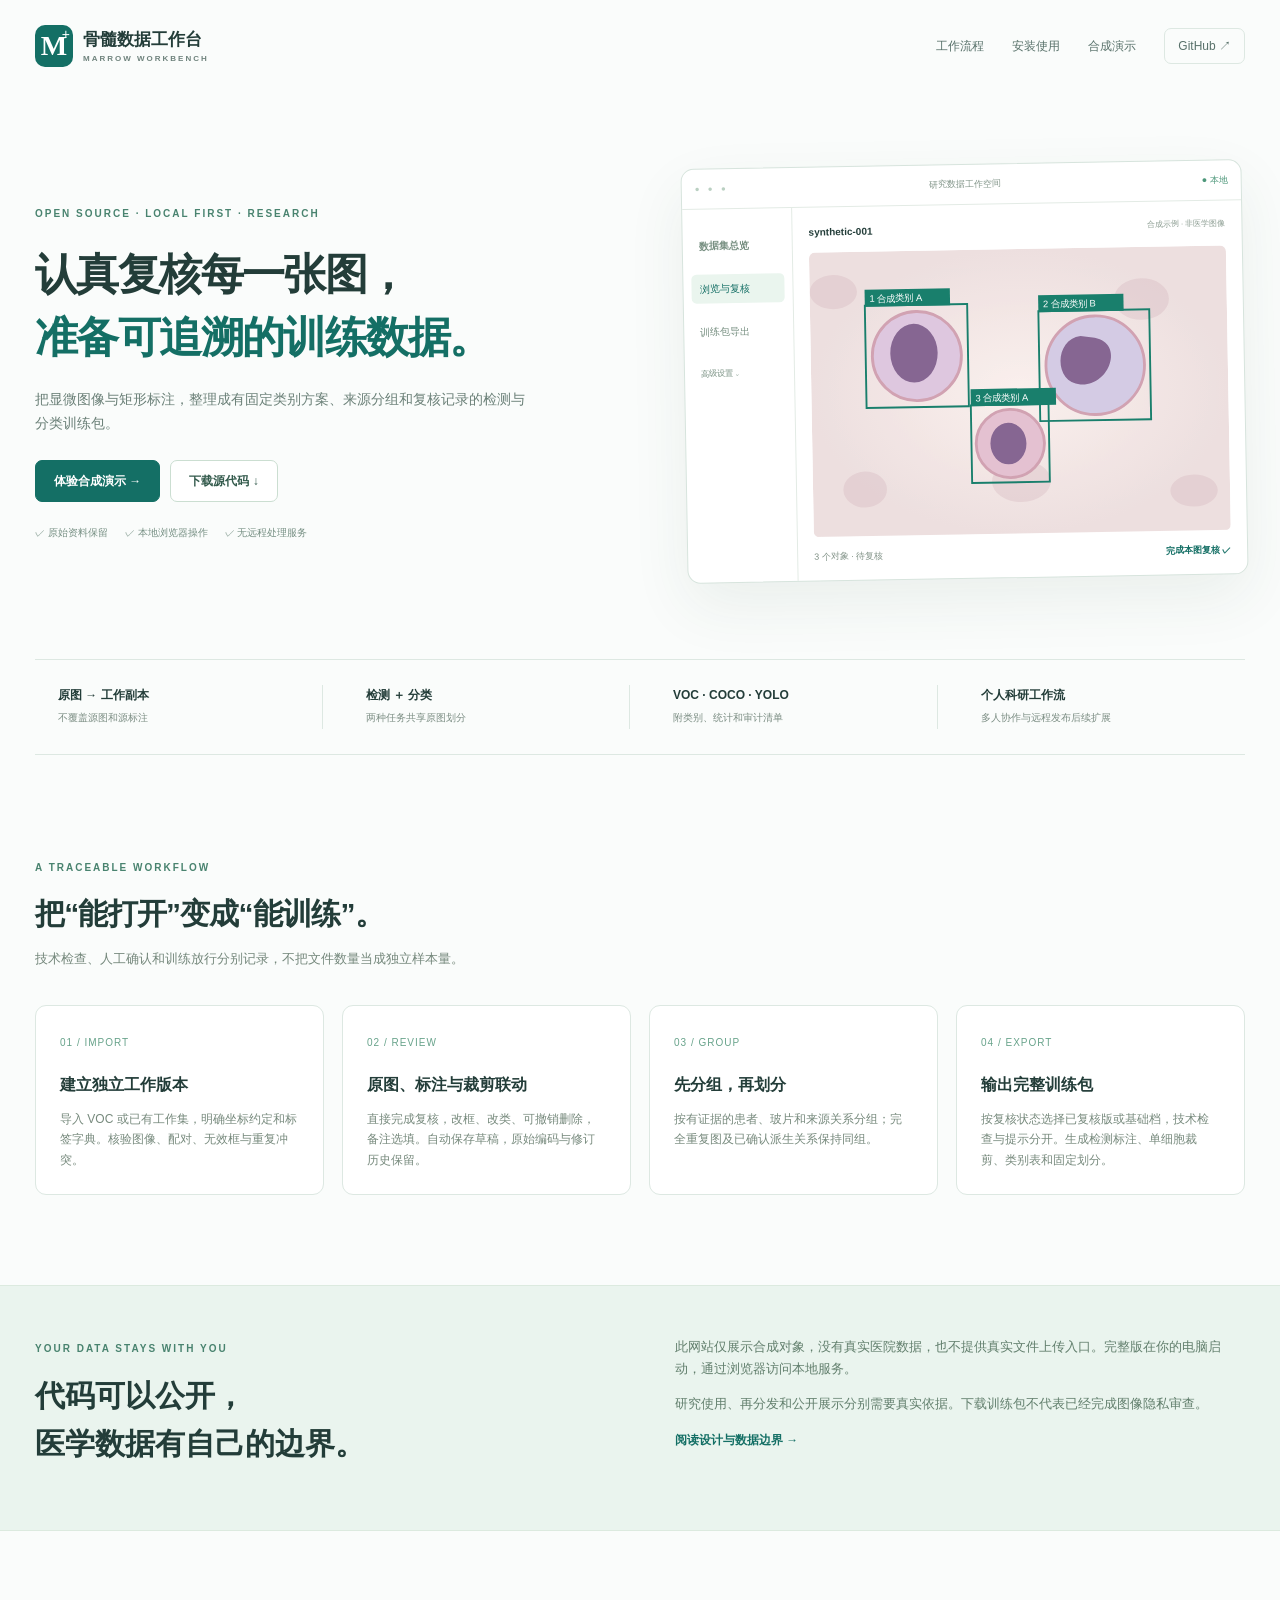
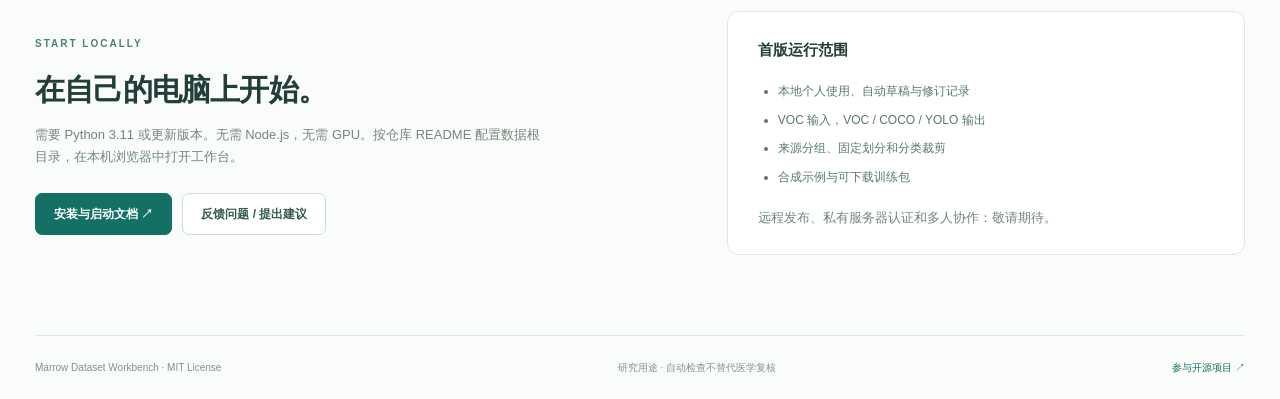
<file: website/index.html>
<!doctype html>
<html lang="zh-CN"><head><meta charset="UTF-8"><meta name="viewport" content="width=device-width,initial-scale=1"><meta name="description" content="开源、本地运行的骨髓图像数据复核与训练包工作台。保留原图，追溯标注，按来源分组，导出 VOC、COCO、YOLO 与分类训练包。"><meta name="theme-color" content="#146f65"><title>骨髓数据工作台 · 从复核到可训练数据</title><link rel="stylesheet" href="site.css"></head>
<body>
<header class="site-header"><a class="brand" href="index.html"><span class="logo">M<sup>+</sup></span><span>骨髓数据工作台<small>MARROW WORKBENCH</small></span></a><nav><a href="#workflow">工作流程</a><a href="#start">安装使用</a><a href="demo.html">合成演示</a><a class="github" href="https://github.com/super101/marrow-dataset-workbench" rel="noopener noreferrer">GitHub ↗</a></nav></header>
<main>
<section class="hero"><div class="hero-copy"><span class="eyebrow">OPEN SOURCE · LOCAL FIRST · RESEARCH</span><h1>认真复核每一张图，<br><span>准备可追溯的训练数据。</span></h1><p>把显微图像与矩形标注，整理成有固定类别方案、来源分组和复核记录的检测与分类训练包。</p><div class="actions"><a class="button" href="demo.html">体验合成演示 →</a><a class="button secondary" href="https://github.com/super101/marrow-dataset-workbench/archive/refs/heads/main.zip">下载源代码 ↓</a></div><div class="hero-note"><span>✓ 原始资料保留</span><span>✓ 本地浏览器操作</span><span>✓ 无远程处理服务</span></div></div><div class="hero-preview" aria-label="合成数据界面示意"><div class="preview-bar"><span class="dots">● ● ●</span><span>研究数据工作空间</span><span class="local-dot">● 本地</span></div><div class="preview-body"><aside><b>数据集总览</b><span class="selected">浏览与复核</span><span>训练包导出</span><small>高级设置 ⌄</small></aside><div class="preview-main"><div class="preview-caption"><b>synthetic-001</b><small>合成示例 · 非医学图像</small></div><svg viewBox="0 0 440 300" role="img" aria-label="三个合成圆形对象及矩形标注框"><defs><radialGradient id="bg"><stop stop-color="#faf0ed"/><stop offset="1" stop-color="#eddfdf"/></radialGradient></defs><rect width="440" height="300" fill="url(#bg)"/><g opacity=".22" fill="#c59ba7"><ellipse cx="25" cy="42" rx="25" ry="18"/><ellipse cx="350" cy="55" rx="29" ry="22"/><ellipse cx="220" cy="245" rx="31" ry="22"/><ellipse cx="55" cy="251" rx="23" ry="19"/><ellipse cx="402" cy="258" rx="25" ry="17"/></g><g stroke="#d1a2b2" stroke-width="3"><circle cx="112" cy="111" r="47" fill="#dec7df"/><circle cx="300" cy="124" r="52" fill="#d4cbe4"/><circle cx="209" cy="205" r="36" fill="#e4c1d1"/></g><g fill="#866692"><ellipse cx="109" cy="108" rx="25" ry="31"/><path d="M285 93c-28 3-29 49-1 51 30 3 48-42 16-49z"/><ellipse cx="207" cy="205" rx="19" ry="22"/></g><g fill="none" stroke="#197f6c" stroke-width="2"><rect x="58" y="57" width="108" height="108"/><rect x="241" y="66" width="117" height="116"/><rect x="168" y="164" width="82" height="82"/></g><g fill="#197f6c"><rect x="58" y="40" width="90" height="18"/><rect x="241" y="49" width="90" height="18"/><rect x="168" y="147" width="90" height="18"/></g><g fill="white" font-size="10" font-family="sans-serif"><text x="63" y="53">1 合成类别 A</text><text x="246" y="62">2 合成类别 B</text><text x="173" y="160">3 合成类别 A</text></g></svg><div class="preview-foot"><span>3 个对象 · 待复核</span><b>完成本图复核 ✓</b></div></div></div></div></section>
<section class="trust-strip"><div><strong>原图 → 工作副本</strong><span>不覆盖源图和源标注</span></div><div><strong>检测 ＋ 分类</strong><span>两种任务共享原图划分</span></div><div><strong>VOC · COCO · YOLO</strong><span>附类别、统计和审计清单</span></div><div><strong>个人科研工作流</strong><span>多人协作与远程发布后续扩展</span></div></section>
<section id="workflow" class="section"><div class="section-head"><span class="eyebrow">A TRACEABLE WORKFLOW</span><h2>把“能打开”变成“能训练”。</h2><p>技术检查、人工确认和训练放行分别记录，不把文件数量当成独立样本量。</p></div><div class="feature-grid"><article><span class="step-number">01 / IMPORT</span><h3>建立独立工作版本</h3><p>导入 VOC 或已有工作集，明确坐标约定和标签字典。核验图像、配对、无效框与重复冲突。</p></article><article><span class="step-number">02 / REVIEW</span><h3>原图、标注与裁剪联动</h3><p>直接完成复核，改框、改类、可撤销删除，备注选填。自动保存草稿，原始编码与修订历史保留。</p></article><article><span class="step-number">03 / GROUP</span><h3>先分组，再划分</h3><p>按有证据的患者、玻片和来源关系分组；完全重复图及已确认派生关系保持同组。</p></article><article><span class="step-number">04 / EXPORT</span><h3>输出完整训练包</h3><p>按复核状态选择已复核版或基础档，技术检查与提示分开。生成检测标注、单细胞裁剪、类别表和固定划分。</p></article></div></section>
<section class="privacy-section"><div><span class="eyebrow">YOUR DATA STAYS WITH YOU</span><h2>代码可以公开，<br>医学数据有自己的边界。</h2></div><div><p>此网站仅展示合成对象，没有真实医院数据，也不提供真实文件上传入口。完整版在你的电脑启动，通过浏览器访问本地服务。</p><p>研究使用、再分发和公开展示分别需要真实依据。下载训练包不代表已经完成图像隐私审查。</p><a href="https://github.com/super101/marrow-dataset-workbench/blob/main/docs/PRODUCT_DESIGN.md">阅读设计与数据边界 →</a></div></section>
<section id="start" class="section start-section"><div><span class="eyebrow">START LOCALLY</span><h2>在自己的电脑上开始。</h2><p>需要 Python 3.11 或更新版本。无需 Node.js，无需 GPU。按仓库 README 配置数据根目录，在本机浏览器中打开工作台。</p><div class="actions"><a class="button" href="https://github.com/super101/marrow-dataset-workbench#readme">安装与启动文档 ↗</a><a class="button secondary" href="https://github.com/super101/marrow-dataset-workbench/issues">反馈问题 / 提出建议</a></div></div><div class="start-card"><h3>首版运行范围</h3><ul><li>本地个人使用、自动草稿与修订记录</li><li>VOC 输入，VOC / COCO / YOLO 输出</li><li>来源分组、固定划分和分类裁剪</li><li>合成示例与可下载训练包</li></ul><p>远程发布、私有服务器认证和多人协作：敬请期待。</p></div></section>
</main><footer class="site-footer"><span>Marrow Dataset Workbench · MIT License</span><span>研究用途 · 自动检查不替代医学复核</span><a href="https://github.com/super101/marrow-dataset-workbench">参与开源项目 ↗</a></footer>
</body></html>
</file>
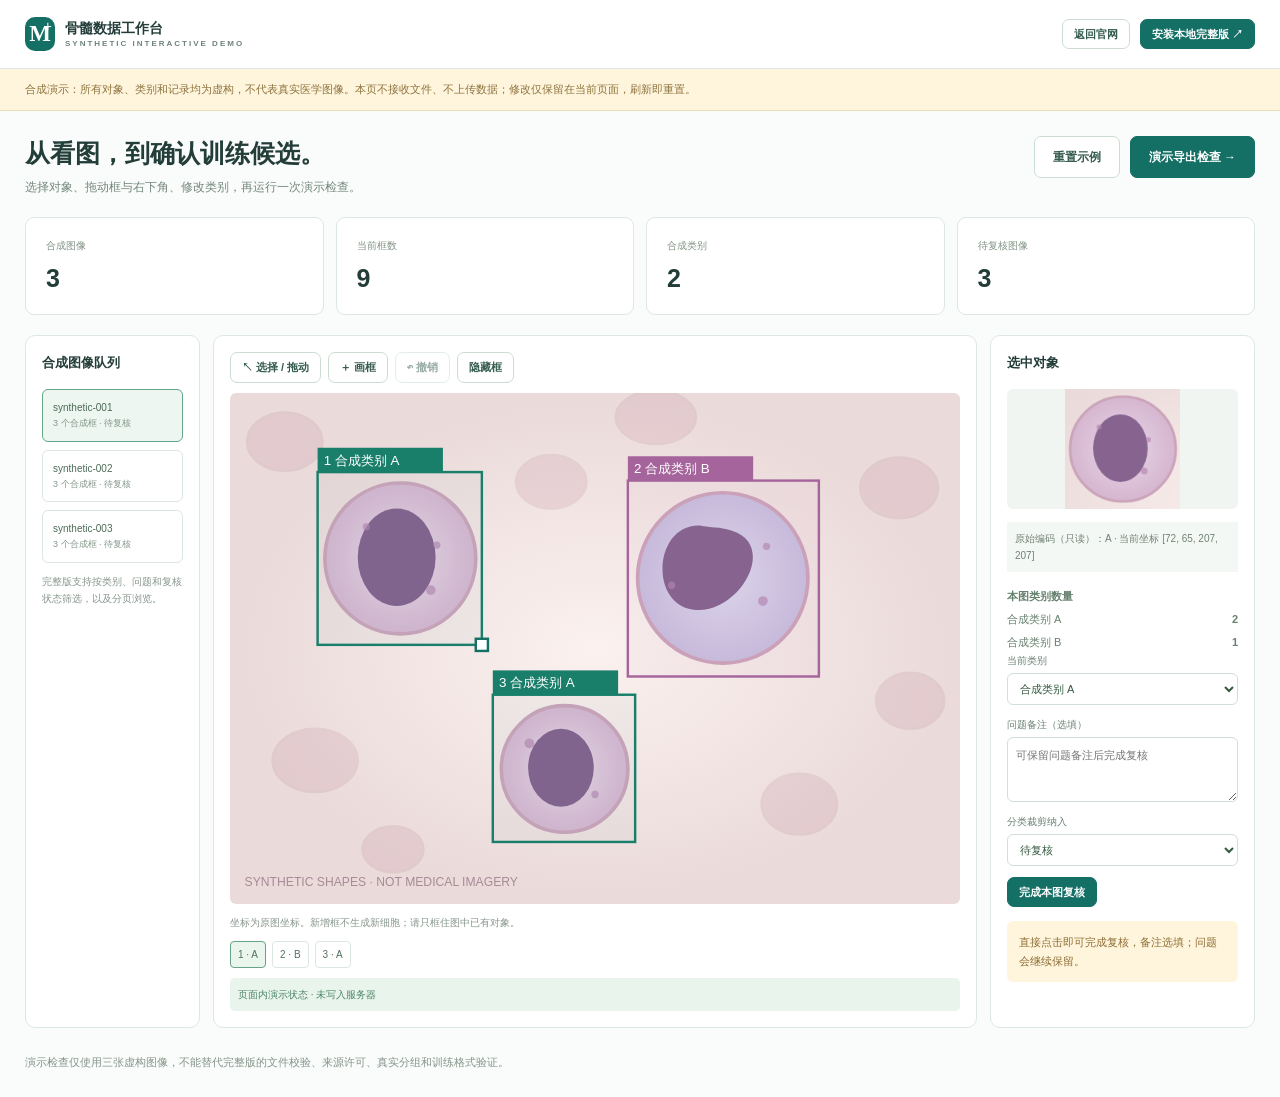
<file: website/demo.html>
<!doctype html><html lang="zh-CN"><head><meta charset="UTF-8"><meta name="viewport" content="width=device-width,initial-scale=1"><meta name="theme-color" content="#146f65"><title>合成演示 · 骨髓数据工作台</title><link rel="stylesheet" href="site.css"></head><body>
<header class="demo-header"><a class="brand" href="index.html"><span class="logo">M<sup>+</sup></span><span>骨髓数据工作台<small>SYNTHETIC INTERACTIVE DEMO</small></span></a><div class="actions" style="margin:0"><a href="index.html" class="button small secondary">返回官网</a><a href="https://github.com/super101/marrow-dataset-workbench#readme" class="button small">安装本地完整版 ↗</a></div></header>
<div class="demo-banner">合成演示：所有对象、类别和记录均为虚构，不代表真实医学图像。本页不接收文件、不上传数据；修改仅保留在当前页面，刷新即重置。</div>
<main class="demo-shell"><div class="demo-title"><div><h1>从看图，到确认训练候选。</h1><p>选择对象、拖动框与右下角、修改类别，再运行一次演示检查。</p></div><div class="actions" style="margin-top:0"><button class="button secondary" id="reset-demo">重置示例</button><button class="button" id="check-demo">演示导出检查 →</button></div></div>
<div class="demo-stats"><div class="demo-stat"><small>合成图像</small><strong>3</strong></div><div class="demo-stat"><small>当前框数</small><strong id="demo-object-count">9</strong></div><div class="demo-stat"><small>合成类别</small><strong>2</strong></div><div class="demo-stat"><small>待复核图像</small><strong id="demo-pending">3</strong></div></div>
<div class="demo-layout"><section class="demo-card"><h2>合成图像队列</h2><div class="demo-queue" id="demo-queue"></div><p class="demo-hint">完整版支持按类别、问题和复核状态筛选，以及分页浏览。</p></section><section class="demo-card demo-stage"><div class="demo-toolbar"><button class="button small secondary" id="demo-select">↖ 选择 / 拖动</button><button class="button small secondary" id="demo-draw">＋ 画框</button><button class="button small secondary" id="demo-undo">↶ 撤销</button><button class="button small secondary" id="demo-boxes">隐藏框</button></div><svg id="demo-canvas" viewBox="0 0 600 420" aria-label="合成对象与可拖动矩形标注框" role="img"></svg><p class="demo-hint">坐标为原图坐标。新增框不生成新细胞；请只框住图中已有对象。</p><div id="demo-objects" class="demo-objects"></div><div id="demo-save" class="demo-status" role="status" aria-live="polite">页面内演示状态 · 未写入服务器</div></section><section class="demo-card demo-panel"><div><h2>选中对象</h2><div class="demo-crop"><canvas id="demo-crop" aria-label="选中对象的合成裁剪"></canvas></div><div id="demo-original" class="demo-original"></div><div id="demo-counts" class="demo-counts"></div></div><div><label>当前类别<select id="demo-class"><option value="A">合成类别 A</option><option value="B">合成类别 B</option></select></label><label>问题备注（选填）<textarea id="demo-question" placeholder="可保留问题备注后完成复核"></textarea></label><label>分类裁剪纳入<select id="demo-crop-review"><option value="pending">待复核</option><option value="include">确认可纳入</option><option value="exclude">不纳入分类</option></select></label><button class="button small" id="demo-confirm">完成本图复核</button><div id="demo-note" class="demo-message">直接点击即可完成复核，备注选填；问题会继续保留。</div></div></section></div></main>
<p class="demo-tip">演示检查仅使用三张虚构图像，不能替代完整版的文件校验、来源许可、真实分组和训练格式验证。</p>
<dialog id="demo-dialog"><h2>演示：导出检查</h2><div id="demo-report"></div><div class="actions"><button id="demo-download" class="button secondary small">下载合成状态 JSON</button><button id="demo-close" class="button small">继续复核</button></div></dialog><script src="demo.js" defer></script></body></html>
</file>
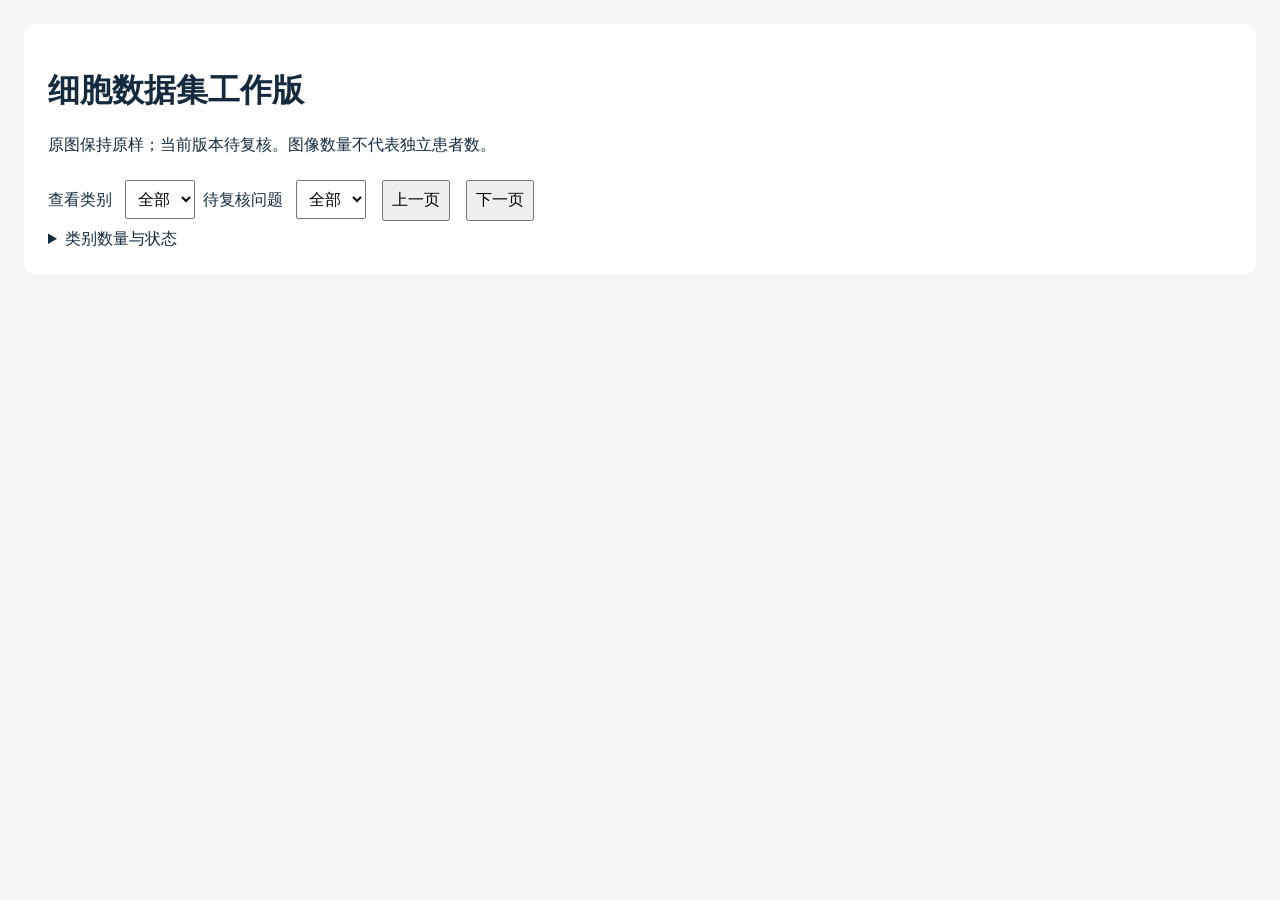
<file: skills/marrow-dataset-intake/scripts/viewer.html>
<!doctype html><html lang="zh-CN"><meta charset="utf-8">
<title>细胞数据集工作版</title>
<style>body{font:16px system-ui,sans-serif;background:#f4f6f8;color:#142b3f;margin:24px}header{background:white;padding:24px;border-radius:12px}select,button{font:inherit;padding:8px;margin:8px}#stats{line-height:1.8}#cards{display:grid;grid-template-columns:repeat(auto-fill,minmax(320px,1fr));gap:16px;margin-top:16px}.card{background:white;padding:14px;border-radius:10px}.image{position:relative}.image img{width:100%;display:block}.image svg{position:absolute;inset:0;width:100%;height:100%}svg rect{fill:none;stroke:#00e6af;stroke-width:5}svg text{fill:#102b36;paint-order:stroke;stroke:white;stroke-width:2;font-size:38px}small{color:#516273}table{border-collapse:collapse}td,th{padding:7px;border-bottom:1px solid #dde3e8;text-align:left}a{color:#086d99}</style>
<header><h1>细胞数据集工作版</h1><p>原图保持原样；当前版本待复核。图像数量不代表独立患者数。</p><div id="stats"></div><label>查看类别 <select id="label"><option value="">全部</option></select></label><label>待复核问题 <select id="issue"><option value="">全部</option></select></label><button id="prev">上一页</button><button id="next">下一页</button><span id="page"></span><details><summary>类别数量与状态</summary><table id="counts"></table></details></header><main id="cards"></main>
<script id="dataset" type="application/json">__DATA__</script><script>
const data=JSON.parse(document.getElementById('dataset').textContent);let page=0;
const selector=document.getElementById('label');
function el(tag,text){const x=document.createElement(tag);if(text!==undefined)x.textContent=text;return x}
for(const l of data.labels){const o=el('option',`${l.code} · ${l.name} (${l.boxes})`);o.value=l.code;selector.append(o)}
const issueSelector=document.getElementById('issue');for(const issue of [...new Set(data.images.flatMap(i=>i.issues||[]))].sort()){const o=el('option',issue);o.value=issue;issueSelector.append(o)}
document.getElementById('stats').textContent=`${data.images.length} 张图像 · ${data.labels.reduce((a,b)=>a+b.boxes,0)} 个框 · 身份、标签和标注完整性以审核记录为准。`;
const table=document.getElementById('counts');for(const l of data.labels){const row=el('tr');for(const t of [l.code,l.name,l.role,l.boxes,l.images])row.append(el('td',t));table.append(row)}
function render(){const selected=selector.value,issue=issueSelector.value,images=data.images.filter(i=>(!selected||i.objects.some(o=>o.raw_code===selected))&&(!issue||(i.issues||[]).includes(issue))),pages=Math.max(1,Math.ceil(images.length/12));page=Math.max(0,Math.min(page,pages-1));document.getElementById('page').textContent=`${page+1} / ${pages} · ${images.length} 张`;const cards=document.getElementById('cards');cards.replaceChildren();for(const im of images.slice(page*12,page*12+12)){const card=el('article');card.className='card';card.append(el('h3',im.id));const box=el('div');box.className='image';const img=el('img');img.src=im.thumbnail||im.image;img.loading='lazy';img.alt=`图像 ${im.id}`;box.append(img);const ns='http://www.w3.org/2000/svg',svg=document.createElementNS(ns,'svg');svg.setAttribute('viewBox',`0 0 ${im.width} ${im.height}`);for(const o of im.objects){if(!o.valid_box||selected&&o.raw_code!==selected)continue;const r=document.createElementNS(ns,'rect');for(const [k,v] of Object.entries({x:o.xmin,y:o.ymin,width:o.xmax-o.xmin,height:o.ymax-o.ymin}))r.setAttribute(k,v);if(o.role!=='cell')r.style.stroke='#ff9b35';svg.append(r);const text=document.createElementNS(ns,'text');text.setAttribute('x',o.xmin);text.setAttribute('y',Math.max(40,o.ymin));text.textContent=o.raw_code;svg.append(text)}box.append(svg);card.append(box,el('p',`${im.width}×${im.height} · ${im.objects.length} 个框`),el('small',(im.issues||[]).join(' · ')));const link=el('a','打开工作版原图');link.href=im.image;link.target='_blank';link.rel='noopener';card.append(link);cards.append(card)}}
selector.onchange=()=>{page=0;render()};issueSelector.onchange=()=>{page=0;render()};document.getElementById('prev').onclick=()=>{page--;render()};document.getElementById('next').onclick=()=>{page++;render()};render();
</script></html>
</file>
<file: website/site.css>
@charset "UTF-8";:root{font-family:Inter,"Segoe UI","Microsoft YaHei",sans-serif;color:#233d39;background:#fafcfb;font-size:14px;line-height:1.7;--teal:#146f65;--line:#dde8e2}*{box-sizing:border-box}body{margin:0}a{color:var(--teal);text-decoration:none}button,input,select,textarea{font:inherit}button{cursor:pointer}button:disabled{opacity:.5;cursor:not-allowed}h1,h2,h3,p{margin-top:0}.site-header{max-width:1280px;margin:auto;padding:25px 35px;display:flex;align-items:center;justify-content:space-between;gap:20px}.brand{display:flex;gap:10px;align-items:center;font-size:17px;font-weight:700;color:#233d39;line-height:1.45}.brand small{display:block;font-size:8px;letter-spacing:2px;color:#6f837d}.logo{display:flex;align-items:center;justify-content:center;width:38px;height:42px;position:relative;font-family:Georgia,serif;font-size:28px;color:white;background:var(--teal);border-radius:10px}.logo sup{position:absolute;right:3px;top:1px;font:14px Arial}.site-header nav{display:flex;gap:28px;align-items:center;font-size:12px}.site-header nav a{color:#58716a}.site-header nav .github{border:1px solid var(--line);border-radius:7px;padding:7px 13px}.hero{display:grid;grid-template-columns:1.05fr 1fr;gap:60px;max-width:1280px;margin:auto;padding:72px 35px 80px;align-items:center}.eyebrow{font-size:10px;letter-spacing:2px;color:#49836f;font-weight:650}.hero h1{font-size:43px;line-height:1.45;letter-spacing:-1.6px;margin:18px 0 20px}.hero h1 span{color:var(--teal)}.hero-copy>p{font-size:14px;max-width:490px;color:#6b8078}.actions{display:flex;gap:10px;flex-wrap:wrap;margin-top:25px}.button{display:inline-flex;justify-content:center;align-items:center;gap:7px;padding:11px 18px;min-height:41px;background:var(--teal);border:1px solid var(--teal);color:#fff;font-size:12px;border-radius:7px;font-weight:600;line-height:1.5}.button:hover{background:#0b514a}.button.secondary{background:#fff;color:#345b4d;border-color:#cbded1}.button.secondary:hover{background:#eaf4ee}.button.small{padding:6px 11px;min-height:30px;font-size:11px}.hero-note{display:flex;gap:17px;font-size:10px;color:#779084;margin-top:22px}.hero-preview{background:#fff;border:1px solid #d7e4dd;border-radius:13px;box-shadow:0 23px 60px #24503a13;overflow:hidden;transform:rotate(-1deg)}.preview-bar{font-size:9px;padding:12px 13px;display:flex;justify-content:space-between;align-items:center;border-bottom:1px solid #e3ebe5;color:#83968a}.dots{letter-spacing:3px;color:#bad0c2;font-size:8px}.local-dot{color:#4d977a}.preview-body{display:grid;grid-template-columns:110px 1fr}.preview-body aside{border-right:1px solid #e3ebe5;padding:22px 8px;font-size:10px;color:#789082;display:flex;flex-direction:column;gap:14px}.preview-body aside>*{padding:6px 8px}.preview-body aside .selected{background:#eaf5ee;color:var(--teal);border-radius:5px}.preview-main{padding:16px;min-width:0}.preview-caption{display:flex;justify-content:space-between;gap:10px;font-size:10px;margin-bottom:12px}.preview-caption small{font-size:8px;color:#8c9d92}.preview-main svg{width:100%;display:block;border-radius:6px}.preview-foot{display:flex;justify-content:space-between;font-size:9px;color:#829388;margin-top:12px}.preview-foot b{color:var(--teal);font-size:9px}.trust-strip{display:grid;grid-template-columns:repeat(4,1fr);gap:20px;max-width:1210px;border-top:1px solid var(--line);border-bottom:1px solid var(--line);margin:0 auto 40px;padding:25px 0}.trust-strip>div{padding:0 23px;border-right:1px solid var(--line)}.trust-strip>div:last-child{border:0}.trust-strip strong{display:block;font-size:12px;font-weight:600}.trust-strip span{font-size:10px;color:#7b8d83}.section{max-width:1280px;margin:auto;padding:60px 35px}.section h2{font-size:30px;letter-spacing:-.8px;line-height:1.5;margin:12px 0}.section-head>p{color:#75887c;font-size:13px}.feature-grid{display:grid;grid-template-columns:repeat(4,1fr);gap:18px;margin-top:35px}.feature-grid article{padding:24px;border:1px solid var(--line);border-radius:11px;background:#fff}.step-number{font-size:10px;letter-spacing:1px;color:#68a38b}.feature-grid h3{font-size:16px;margin:17px 0 11px}.feature-grid p{font-size:12px;color:#778a7d;margin:0}.privacy-section{background:#eaf4ee;border-top:1px solid #dceadf;border-bottom:1px solid #dceadf;padding:50px max(35px,calc((100vw - 1210px)/2));display:grid;grid-template-columns:1fr 1fr;gap:70px;margin-top:30px}.privacy-section h2{font-size:30px;line-height:1.6;margin:12px 0}.privacy-section p{font-size:13px;color:#627f6d}.privacy-section a{font-size:12px;font-weight:600}.start-section{display:grid;grid-template-columns:1.2fr 1fr;gap:70px;align-items:center;padding-top:80px;padding-bottom:80px}.start-section>div>p{font-size:13px;color:#738879;max-width:510px}.start-card{background:#fff;padding:25px 30px;border:1px solid var(--line);border-radius:12px}.start-card h3{font-size:15px}.start-card ul{padding-left:20px;color:#5a7966;font-size:12px}.start-card li{padding:4px 0}.start-card p{font-size:11px;color:#8b998f;margin:16px 0 0}.site-footer{border-top:1px solid var(--line);max-width:1210px;margin:auto;padding:23px 0;display:flex;justify-content:space-between;gap:20px;font-size:10px;color:#839389}.demo-header{background:#fff;border-bottom:1px solid var(--line);padding:17px 25px;display:flex;justify-content:space-between;align-items:center;gap:15px}.demo-header .brand{font-size:14px}.demo-header .logo{width:30px;height:34px;font-size:23px}.demo-banner{padding:11px 25px;background:#fff5dd;border-bottom:1px solid #ecdcb8;font-size:11px;color:#8d733d}.demo-shell{max-width:1450px;margin:auto;padding:25px}.demo-title{display:flex;justify-content:space-between;align-items:flex-start;gap:20px;margin-bottom:20px}.demo-title h1{font-size:25px;line-height:1.4;margin:0 0 6px}.demo-title p{font-size:12px;color:#73877c;margin:0}.demo-stats{display:grid;grid-template-columns:repeat(4,1fr);gap:12px;margin-bottom:20px}.demo-stat{border:1px solid var(--line);background:white;border-radius:9px;padding:15px 20px}.demo-stat small{font-size:10px;color:#829385}.demo-stat strong{display:block;font-size:25px;font-weight:600}.demo-layout{display:grid;grid-template-columns:175px minmax(260px,1fr) 265px;gap:13px}.demo-card{border:1px solid var(--line);border-radius:10px;background:#fff;padding:16px;min-width:0}.demo-card h2{font-size:13px;margin:0 0 15px}.demo-queue{display:grid;gap:8px}.demo-queue button{text-align:left;border:1px solid #dbe7df;border-radius:6px;background:#fff;padding:10px;font-size:10px;color:#4c6a58;line-height:1.6}.demo-queue button.active{background:#edf6f0;border-color:#65a58b}.demo-queue small{display:block;font-size:9px;color:#83968a}.demo-toolbar{display:flex;gap:7px;flex-wrap:wrap;align-items:center;margin-bottom:10px}.demo-stage svg{display:block;width:100%;height:auto;border-radius:6px;touch-action:none;user-select:none}.demo-hint{font-size:10px;color:#87968c;margin:10px 0}.demo-stage .selected{stroke-width:3}.demo-stage .box{fill-opacity:.035;cursor:move;stroke-width:2}.demo-stage .handle{fill:#fff;stroke:#146f65;stroke-width:2;cursor:nwse-resize}.demo-panel label{font-size:10px;display:block;margin-bottom:11px;color:#6a8172}.demo-panel input,.demo-panel select,.demo-panel textarea{display:block;width:100%;border:1px solid #d1e0d6;border-radius:6px;padding:8px;color:#345941;background:#fff;font-size:11px;margin-top:4px}.demo-panel textarea{min-height:65px;resize:vertical}.demo-panel label.check{display:flex;gap:7px;align-items:flex-start}.demo-panel input[type=checkbox]{width:auto;margin-top:3px}.demo-crop{height:120px;background:#f1f5f2;display:flex;justify-content:center;align-items:center;margin-bottom:13px;border-radius:6px;overflow:hidden}.demo-crop canvas{max-width:100%;max-height:120px}.demo-original{font-size:10px;padding:8px;background:#f4f8f5;margin-bottom:13px;color:#718274}.demo-status{font-size:10px;padding:8px;background:#e9f4ed;color:#4b8665;border-radius:5px;margin-top:10px}.demo-message{padding:12px;background:#fff5dd;border-radius:6px;font-size:11px;color:#8e6d34;margin-top:14px}.demo-objects{display:flex;gap:6px;flex-wrap:wrap;margin-top:10px}.demo-objects button{font-size:10px;background:white;border:1px solid #dce7df;border-radius:4px;padding:4px 7px;color:#54715e}.demo-objects button.active{background:#eaf5ee;border-color:#68a387}.demo-counts{font-size:11px;margin:15px 0 0;color:#67816f}.demo-counts span{display:block;margin-top:4px}dialog{width:min(560px,94vw);border:1px solid var(--line);border-radius:12px;color:#294d38;padding:25px;box-shadow:0 20px 80px #0003}dialog::backdrop{background:#153f3655}dialog h2{font-size:19px}dialog p,dialog li{font-size:12px}dialog .actions{justify-content:flex-end}.demo-preflight{font-size:12px}.demo-preflight li{padding:5px 0}.demo-preflight strong{color:#a36d35}.demo-tip{max-width:1450px;margin:0 auto;padding:0 25px 25px;font-size:11px;color:#849489}.sr-only{position:absolute;width:1px;height:1px;overflow:hidden;clip:rect(0,0,0,0)}
@media(max-width:1100px){.hero{gap:30px}.hero h1{font-size:35px}.feature-grid{grid-template-columns:repeat(2,1fr)}.demo-layout{grid-template-columns:155px minmax(260px,1fr)}.demo-panel{grid-column:1/-1;display:grid;grid-template-columns:220px 1fr;gap:20px}.hero-preview{transform:none}.demo-shell{padding:20px}.trust-strip{margin:0 35px 30px}}
@media(max-width:760px){.site-header{padding:18px 20px;flex-wrap:wrap}.site-header nav{gap:17px;font-size:11px}.brand{font-size:14px}.site-header nav .github{padding:4px 8px}.hero{grid-template-columns:1fr;padding:40px 20px 45px;gap:35px}.hero h1{font-size:32px}.hero-copy>p{font-size:13px}.hero-note{gap:10px;font-size:9px}.trust-strip{grid-template-columns:1fr 1fr;margin:0 20px 20px;gap:20px;padding:20px 0}.trust-strip>div{padding:0 10px}.trust-strip>div:nth-child(2){border:0}.section{padding:40px 20px}.section h2,.privacy-section h2{font-size:26px}.feature-grid{gap:10px;margin-top:25px}.feature-grid article{padding:17px}.feature-grid h3{font-size:14px}.feature-grid p{font-size:11px}.privacy-section{grid-template-columns:1fr;gap:10px;padding:35px 20px}.start-section{grid-template-columns:1fr;gap:25px}.site-footer{padding:20px;flex-direction:column;gap:8px}.demo-header{padding:13px 15px;flex-wrap:wrap}.demo-banner{padding:10px 15px}.demo-shell{padding:20px 13px}.demo-title{display:block}.demo-title .actions{margin-top:13px}.demo-stats{grid-template-columns:1fr 1fr;gap:8px}.demo-stat{padding:12px 15px}.demo-layout{grid-template-columns:1fr}.demo-queue{display:flex;overflow-x:auto}.demo-queue button{min-width:130px}.demo-panel{grid-template-columns:1fr}.demo-tip{padding:0 15px 20px}.preview-body{grid-template-columns:85px 1fr}.preview-body aside{font-size:9px;padding:15px 4px}.preview-main{padding:10px}.preview-caption small{font-size:7px}.preview-foot{font-size:8px}.preview-foot b{font-size:8px}.hero-note{flex-wrap:wrap}}
</file>
